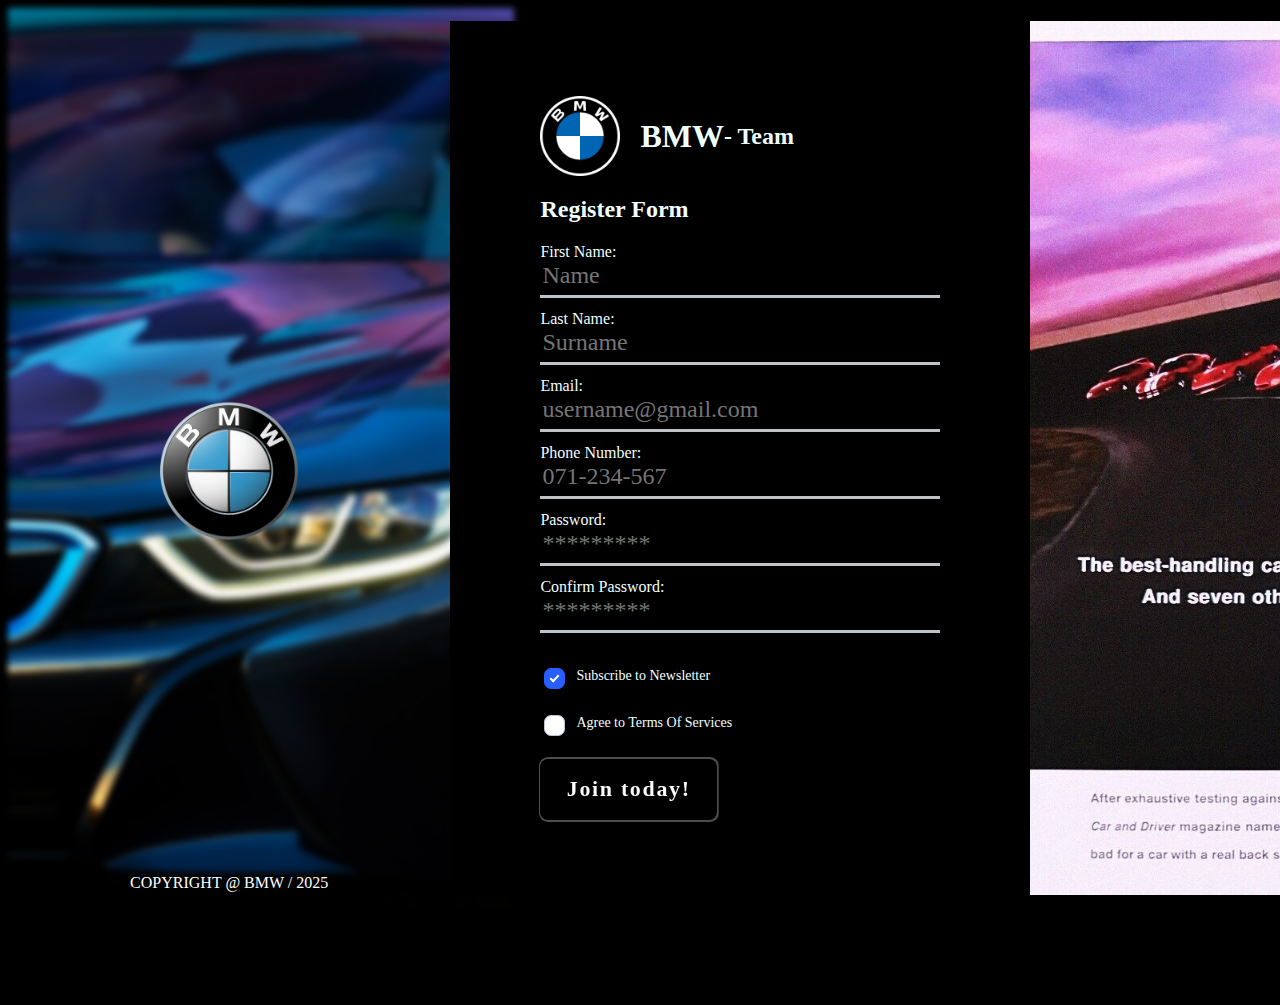
<file: index.html>
<!DOCTYPE html>
<html lang="en">
<head>
    <meta charset="UTF-8">
    <meta name="viewport" content="width=device-width, initial-scale=1.0">
    <title>Register - BMW</title>
    <link rel="stylesheet" href="style.css">
</head>
<body>
    <div class="imageDiv" >
        <p class="info">COPYRIGHT @ BMW / 2025</p>
        <div class="logoDiv">  

            <img class="logo" src="bmw.png" >
        </div>
       
            <img class="bg-img" src="bg.jpg" >
    </div>


<div class="main-box" >

    <div class="registerDiv">

        <div class="headertext">
            <img class="bmw-min" src="bmw-min.png" >
            <h1>BMW </h1>
            <h2>    -    Team</h2>
        </div>
   
        <h2>Register Form</h2>
        
        <form class="registerBox " action="" method="get" >

            <script> // A small script snippet
                function redirectOnSubmit(event) {
                  event.preventDefault(); // Prevent default form submission
                  window.location.href = "dashboard.html"; // Redirect to desired page
                }
                document.querySelector("form").addEventListener("submit", redirectOnSubmit);
              </script>

            <div class="field">
                <label for="first-name">First Name:</label> <br/>
                <input  type="text" id="first-name" name="first-name" placeholder="Name" required> 
                <div class="line"></div>
            </div>

            <div class="field"> 
                    <label for="last-name">Last Name:</label><br/>
                    <input  type="text" id="last-name" name="last-name" placeholder="Surname" required>    
                    <div class="line"></div>
            </div>
            
            <div class="field">
                <label for="email">Email:</label><br/>
                <input  type="email" id="email" name="email" placeholder="username@gmail.com" required> 
                <div class="line"></div>
            </div>

            <div class="field">
                <label for="phone-number">Phone Number:</label><br/>
                <input  type="tel" id="phone-number" name="phone-number" placeholder="071-234-567"> 
                <div class="line"></div>
            </div>   

          

            <div class="field">
                    <label for="password">Password:</label><br/>
                    <input  type="password" id="password" name="password" placeholder="*********" required> 
                    <div class="line"></div>
            </div>  
            <div class="field">
                    <label for="confirm-password">Confirm Password:</label><br/>
                    <input  type="password" id="confirm-password" name="confirm-password" placeholder="*********" required> 
                    <div class="line"></div>
                 
            </div>





            <div  class="checkboxDiv">
                <input type="checkbox" id="news" name="news" value="news" checked>
                <label for="news">Subscribe to Newsletter</label>
            </div>

            <div class="checkboxDiv">
                <input type="checkbox" id="tos" name="tos" value="tos">
                <label for="tos">Agree to Terms Of Services</label>
            </div>

            <div class="btnContainer">
                <button type="submit" href="about.html" >
                    <button href="about.html">
                        <div>
                          <span>Join today!</span>
                        </div>
                      </button>
                  </button>
            </div>
          
        </form>
     
    </div>
    
        <img class="poster" src="poster.jpg">
   
   </div>
    
</div>

</body>
</html>
</file>
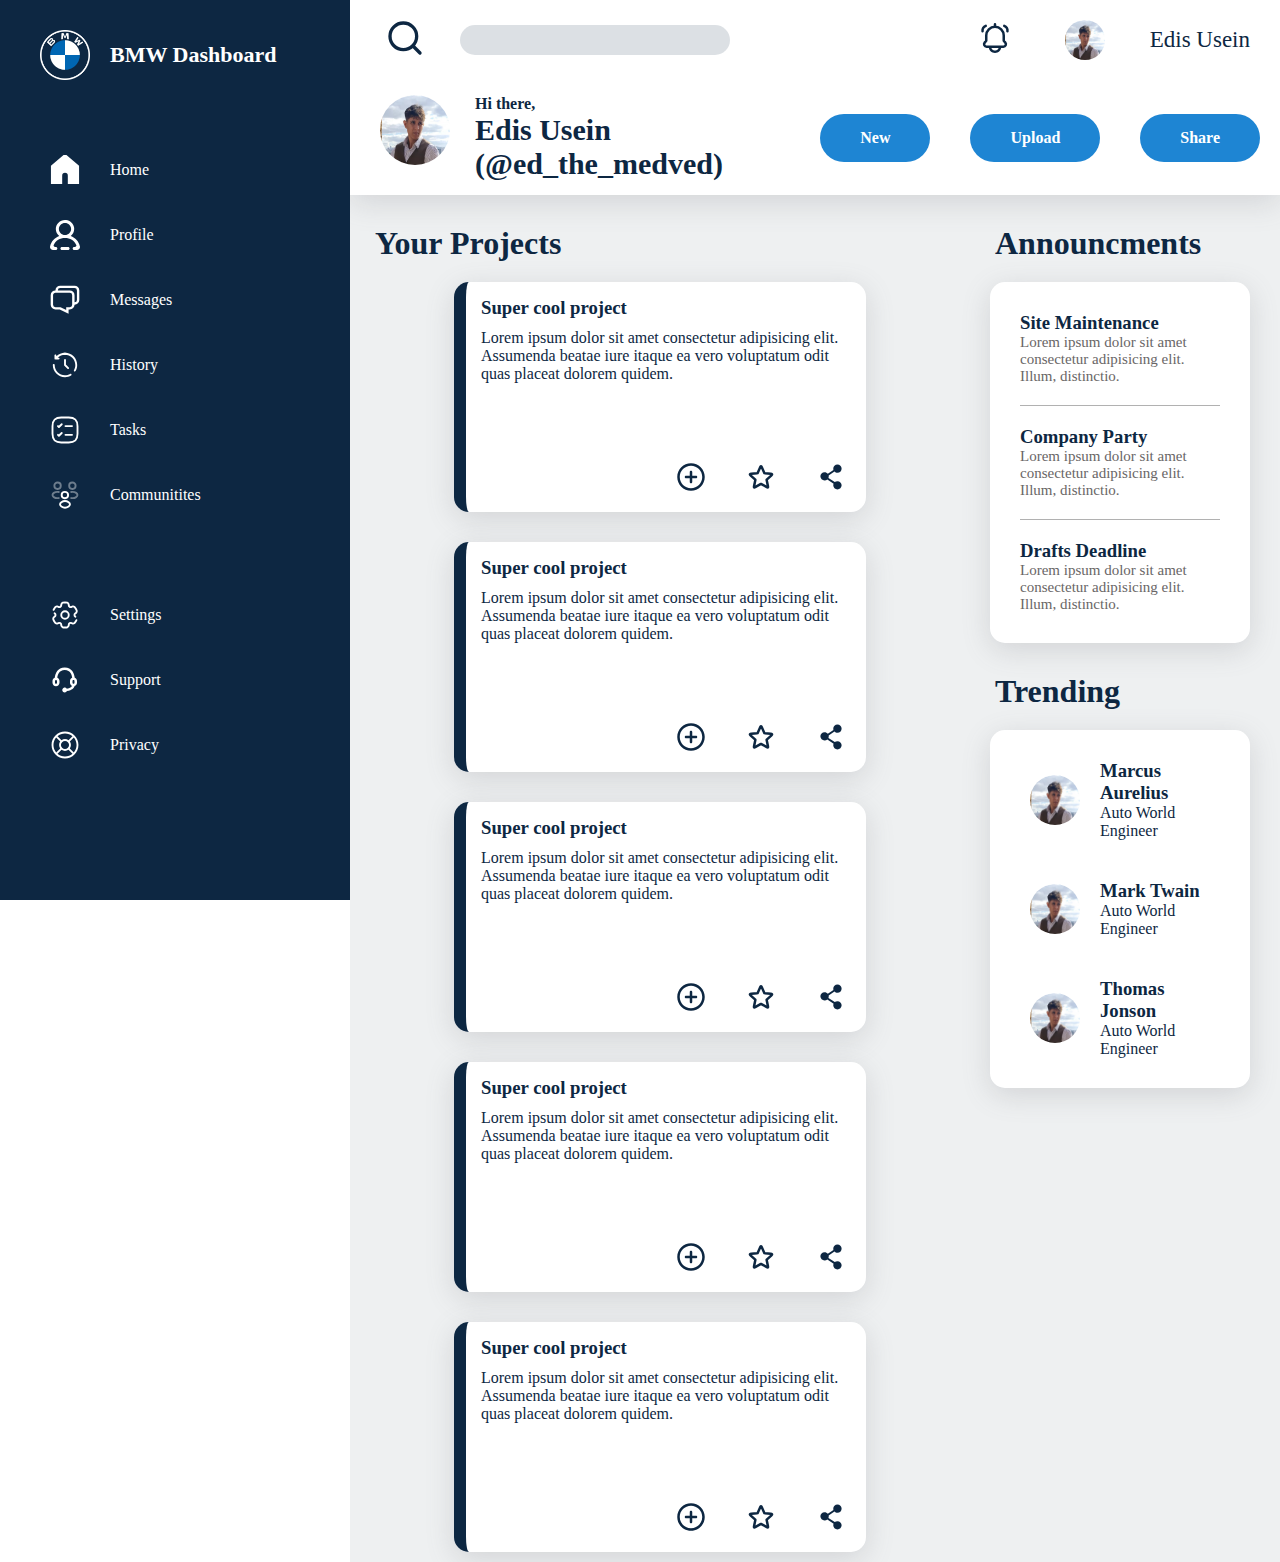
<file: dashboard.html>
<!DOCTYPE html>
<html lang="en">
<head>
    <meta charset="UTF-8">
    <meta name="viewport" content="width=device-width, initial-scale=1.0">
    <title>Dahsboard - BMW</title>
    <link rel="stylesheet" href="dashboard/style-dashboard.css">
    <script type="text/javascript" src="dashboard/dashboard.js" defer></script>
</head>
<body>

<nav>
 
    
        <div class="search-div ">

            <button class="mobile-nav-btn" onclick="toggleSidebar()">
                <img class="svg-nav" src="dashboard/public/nav.svg">
            </button>
            <button class="search-btn">
                <img class="svg-icon" src="dashboard/public/search.svg"> 
            </button>
            <input type="text" class="search-bar">
        </div>

        <div class="personal-div"> 

            <button class="notification-btn">
                <img class="svg-icon" src="dashboard/public/bell.svg"> 
            </button>

            <img class="pfp" src="dashboard/public/pfp.png" >
            <p class="name">Edis Usein</p>

        </div>

        <div class="personal-info">
            <img class="pfp pfp-large" src="dashboard/public/pfp.png" >
            <div>
                <p class="greet" > Hi there,</p>
                <span class="name-big">Edis Usein (@ed_the_medved)</span>
            </div>
           
        </div>
   
        <div class="buttons">
            <div>
                <button class="main-buttons">New</button>
            </div>
            <div>
                <button class="main-buttons">Upload</button>
            </div>
            <div>
                <button class="main-buttons">Share</button>
            </div>
            
        </div>


  

    
</nav>


<aside id="sidebar">
    <section class="title-container">
        <div class="title-div">
            <img class="logo-img" alt="logo" src="dashboard/public/bmw-min.png">
            <h1>BMW Dashboard</h1>
        </div>
      
        <button class="mobile-close-btn" onclick="toggleSidebar()">
            <img class="svg-close" src="dashboard/public/close.svg">
        </button>
    </section>
 
    <section class="links-container">

        <div class="links">
            <div class="icon ">
                <img src="dashboard/public/home.svg" class="filter-white" >
            </div>
            <span>Home</span>
        </div> 

        <div class="links">
            <div class="icon ">
                <img src="dashboard/public/profile.svg" class="filter-white" >
            </div>
            <span>Profile</span>
        </div> 

        <div class="links">
            <div class="icon ">
                <img src="dashboard/public/messages.svg" class="filter-white" >
            </div>
            <span>Messages</span>
        </div> 

        <div class="links">
            <div class="icon ">
                <img src="dashboard/public/history.svg" class="filter-white" >
            </div>
            <span>History</span>
        </div> 

        <div class="links">
            <div class="icon ">
                <img src="dashboard/public/tasks.svg" class="filter-white" >
            </div>
            <span>Tasks</span>
        </div> 

        <div class="links">
            <div class="icon ">
                <img src="dashboard/public/people.svg" class="filter-white" >
            </div>
            <span>Communitites</span>
        </div> 


    </section>

    <section class="links-container">

        <div class="links">
            <div class="icon ">
                <img src="dashboard/public/settings.svg" class="filter-white" >
            </div>
            <span>Settings</span>
        </div> 

        <div class="links">
            <div class="icon ">
                <img src="dashboard/public/support.svg" class="filter-white" >
            </div>
            <span>Support</span>
        </div> 

        <div class="links">
            <div class="icon ">
                <img src="dashboard/public/help.svg" class="filter-white" >
            </div>
            <span>Privacy</span>
        </div> 



    </section>
 
</aside>

<main>
    <section class="projects">
            <h1 class="title">Your Projects</h1>

            <div class="project-cards">
                <div class="card">
                    <div>
                        <h3>Super cool project</h3>
                        <p>Lorem ipsum dolor sit amet consectetur adipisicing elit. Assumenda beatae iure itaque ea vero voluptatum odit quas placeat dolorem quidem.</p>
                    </div>
                     <div class="buttons-card-div">
                        <img class="buttons-card" src="dashboard/public/add.svg">
                        <img class="buttons-card" src="dashboard/public/star.svg">
                        <img class="buttons-card" src="dashboard/public/share.svg">
                     </div>
                </div>

                <div class="card">
                    <div>
                        <h3>Super cool project</h3>
                        <p>Lorem ipsum dolor sit amet consectetur adipisicing elit. Assumenda beatae iure itaque ea vero voluptatum odit quas placeat dolorem quidem.</p>
                    </div>
                     <div class="buttons-card-div">
                        <img class="buttons-card" src="dashboard/public/add.svg">
                        <img class="buttons-card" src="dashboard/public/star.svg">
                        <img class="buttons-card" src="dashboard/public/share.svg">
                     </div>
                </div>
                <div class="card">
                    <div>
                        <h3>Super cool project</h3>
                        <p>Lorem ipsum dolor sit amet consectetur adipisicing elit. Assumenda beatae iure itaque ea vero voluptatum odit quas placeat dolorem quidem.</p>
                    </div>
                     <div class="buttons-card-div">
                        <img class="buttons-card" src="dashboard/public/add.svg">
                        <img class="buttons-card" src="dashboard/public/star.svg">
                        <img class="buttons-card" src="dashboard/public/share.svg">
                     </div>
                </div>
                <div class="card">
                    <div>
                        <h3>Super cool project</h3>
                        <p>Lorem ipsum dolor sit amet consectetur adipisicing elit. Assumenda beatae iure itaque ea vero voluptatum odit quas placeat dolorem quidem.</p>
                    </div>
                     <div class="buttons-card-div">
                        <img class="buttons-card" src="dashboard/public/add.svg">
                        <img class="buttons-card" src="dashboard/public/star.svg">
                        <img class="buttons-card" src="dashboard/public/share.svg">
                     </div>
                </div>
                <div class="card">
                    <div>
                        <h3>Super cool project</h3>
                        <p>Lorem ipsum dolor sit amet consectetur adipisicing elit. Assumenda beatae iure itaque ea vero voluptatum odit quas placeat dolorem quidem.</p>
                    </div>
                     <div class="buttons-card-div">
                        <img class="buttons-card" src="dashboard/public/add.svg">
                        <img class="buttons-card" src="dashboard/public/star.svg">
                        <img class="buttons-card" src="dashboard/public/share.svg">
                     </div>
                </div>
            </div>
        
    </section>

<section class="side-cards">
    <section class="news">
        <h1 class="title">Announcments</h1>
        <div class="news-card">
           <div class="news-article">
            <h3>Site Maintenance</h3>
            <p>Lorem ipsum dolor sit amet consectetur adipisicing elit. Illum, distinctio.</p>
           </div>

           <div class="news-article">
            <h3>Company Party</h3>
            <p>Lorem ipsum dolor sit amet consectetur adipisicing elit. Illum, distinctio.</p>
           </div>

           <div class="news-article last">
            <h3>Drafts Deadline</h3>
            <p>Lorem ipsum dolor sit amet consectetur adipisicing elit. Illum, distinctio.</p>
           </div>
        </div>
    </section>


    <section class="trending">
        <h1 class="title">Trending</h1>
   
        <div class="news-card">
           <div class="trending-article">
            <img class="pfp-news" src="dashboard/public/pfp.png">
            <div class="name-news">
                <h3>Marcus Aurelius</h3>
               <p>Auto World Engineer</p>
               </div>
           </div>

           <div class="trending-article">
            <img class="pfp-news" src="dashboard/public/pfp.png">
            <div class="name-news">
                <h3>Mark Twain</h3>
                <p>Auto World Engineer</p>
            </div>
          
           </div>

           <div class="trending-article">
            <img class="pfp-news" src="dashboard/public/pfp.png">
            <div class="name-news">
                <h3>Thomas Jonson</h3>
               <p>Auto World Engineer</p>
               </div>
           </div>

        </div>
    </section>

</section>
   
    
</main>


    
</body>
</html>
</file>
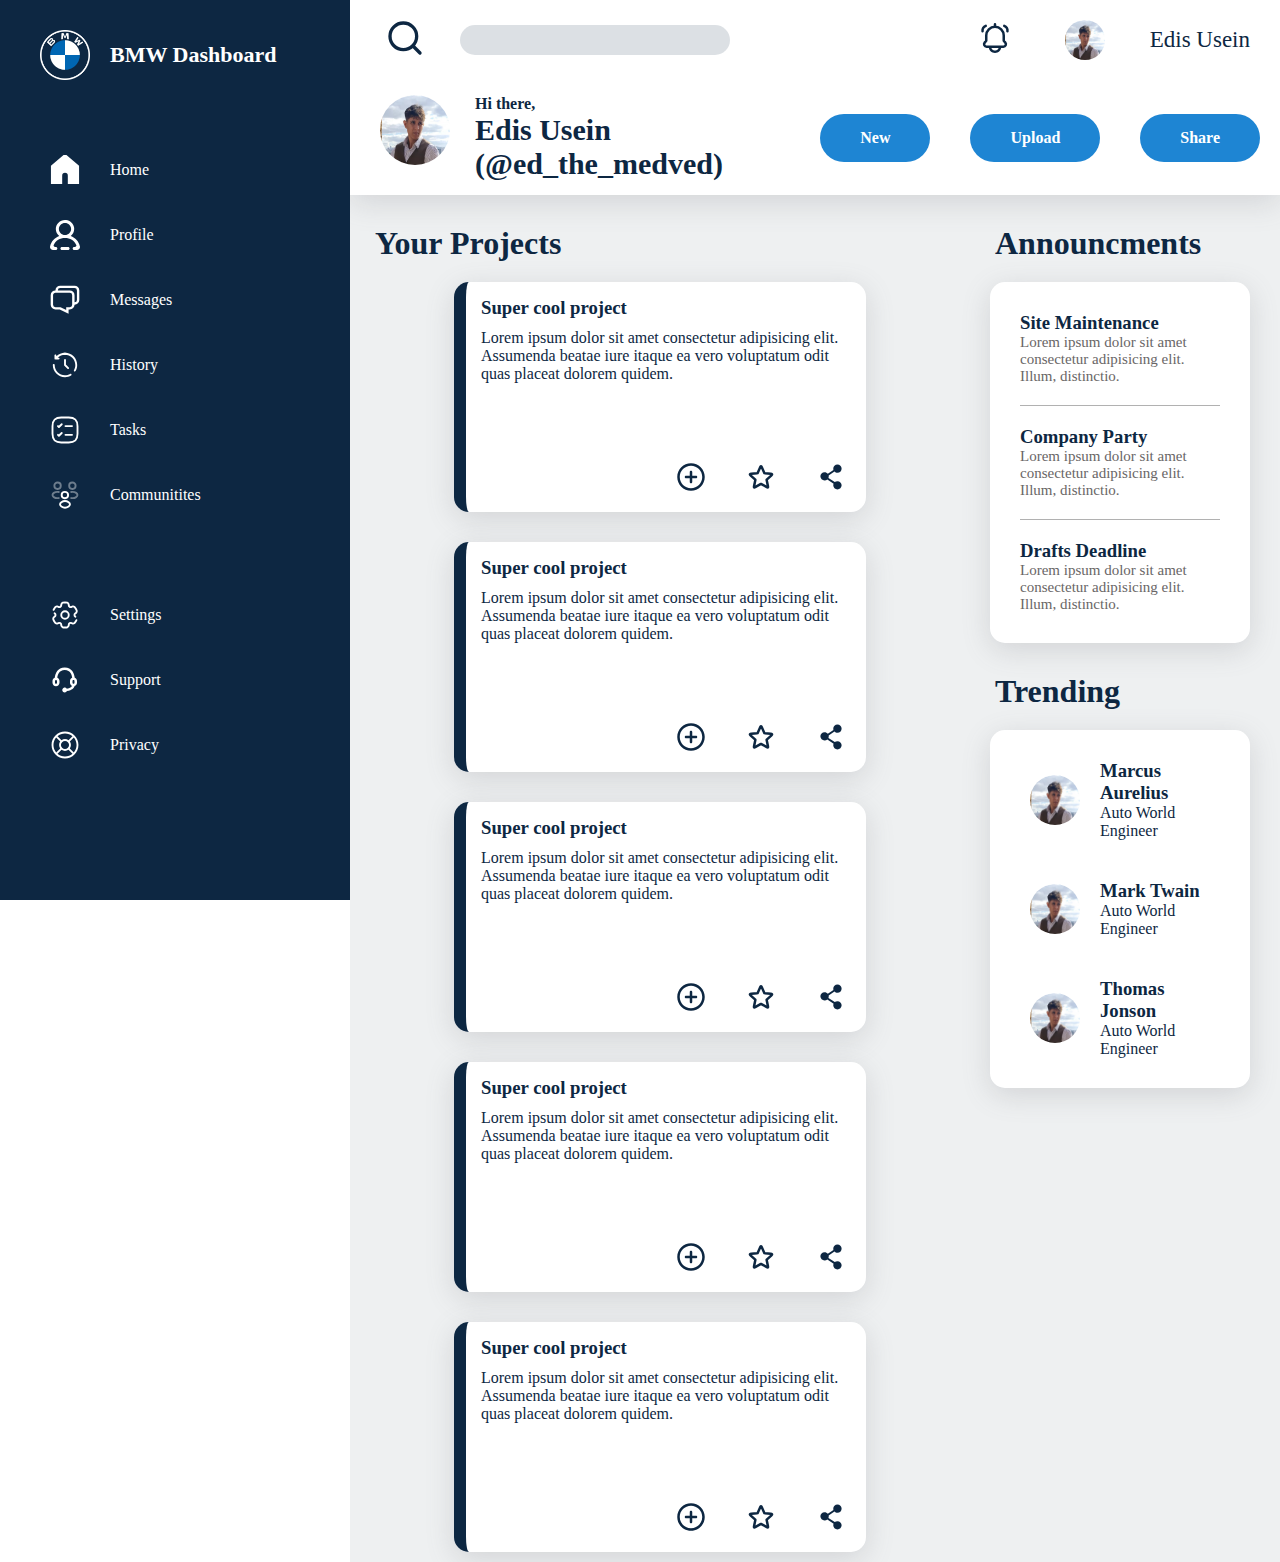
<file: dashboard/dashboard.html>
<!DOCTYPE html>
<html lang="en">
<head>
    <meta charset="UTF-8">
    <meta name="viewport" content="width=device-width, initial-scale=1.0">
    <title>Dahsboard - BMW</title>
    <link rel="stylesheet" href="style-dashboard.css">
    <script type="text/javascript" src="dashboard.js" defer></script>
</head>
<body>

<nav>
 
    
        <div class="search-div ">

            <button class="mobile-nav-btn" onclick="toggleSidebar()">
                <img class="svg-nav" src="public/nav.svg">
            </button>
            <button class="search-btn">
                <img class="svg-icon" src="public/search.svg"> 
            </button>
            <input type="text" class="search-bar">
        </div>

        <div class="personal-div"> 

            <button class="notification-btn">
                <img class="svg-icon" src="public/bell.svg"> 
            </button>

            <img class="pfp" src="public/pfp.png" >
            <p class="name">Edis Usein</p>

        </div>

        <div class="personal-info">
            <img class="pfp pfp-large" src="public/pfp.png" >
            <div>
                <p class="greet" > Hi there,</p>
                <span class="name-big">Edis Usein (@ed_the_medved)</span>
            </div>
           
        </div>
   
        <div class="buttons">
            <div>
                <button class="main-buttons">New</button>
            </div>
            <div>
                <button class="main-buttons">Upload</button>
            </div>
            <div>
                <button class="main-buttons">Share</button>
            </div>
            
        </div>


  

    
</nav>


<aside id="sidebar">
    <section class="title-container">
        <div class="title-div">
            <img class="logo-img" alt="logo" src="public/bmw-min.png">
            <h1>BMW Dashboard</h1>
        </div>
      
        <button class="mobile-close-btn" onclick="toggleSidebar()">
            <img class="svg-close" src="public/close.svg">
        </button>
    </section>
 
    <section class="links-container">

        <div class="links">
            <div class="icon ">
                <img src="public/home.svg" class="filter-white" >
            </div>
            <span>Home</span>
        </div> 

        <div class="links">
            <div class="icon ">
                <img src="public/profile.svg" class="filter-white" >
            </div>
            <span>Profile</span>
        </div> 

        <div class="links">
            <div class="icon ">
                <img src="public/messages.svg" class="filter-white" >
            </div>
            <span>Messages</span>
        </div> 

        <div class="links">
            <div class="icon ">
                <img src="public/history.svg" class="filter-white" >
            </div>
            <span>History</span>
        </div> 

        <div class="links">
            <div class="icon ">
                <img src="public/tasks.svg" class="filter-white" >
            </div>
            <span>Tasks</span>
        </div> 

        <div class="links">
            <div class="icon ">
                <img src="public/people.svg" class="filter-white" >
            </div>
            <span>Communitites</span>
        </div> 


    </section>

    <section class="links-container">

        <div class="links">
            <div class="icon ">
                <img src="public/settings.svg" class="filter-white" >
            </div>
            <span>Settings</span>
        </div> 

        <div class="links">
            <div class="icon ">
                <img src="public/support.svg" class="filter-white" >
            </div>
            <span>Support</span>
        </div> 

        <div class="links">
            <div class="icon ">
                <img src="public/help.svg" class="filter-white" >
            </div>
            <span>Privacy</span>
        </div> 



    </section>
 
</aside>

<main>
    <section class="projects">
            <h1 class="title">Your Projects</h1>

            <div class="project-cards">
                <div class="card">
                    <div>
                        <h3>Super cool project</h3>
                        <p>Lorem ipsum dolor sit amet consectetur adipisicing elit. Assumenda beatae iure itaque ea vero voluptatum odit quas placeat dolorem quidem.</p>
                    </div>
                     <div class="buttons-card-div">
                        <img class="buttons-card" src="public/add.svg">
                        <img class="buttons-card" src="public/star.svg">
                        <img class="buttons-card" src="public/share.svg">
                     </div>
                </div>

                <div class="card">
                    <div>
                        <h3>Super cool project</h3>
                        <p>Lorem ipsum dolor sit amet consectetur adipisicing elit. Assumenda beatae iure itaque ea vero voluptatum odit quas placeat dolorem quidem.</p>
                    </div>
                     <div class="buttons-card-div">
                        <img class="buttons-card" src="public/add.svg">
                        <img class="buttons-card" src="public/star.svg">
                        <img class="buttons-card" src="public/share.svg">
                     </div>
                </div>
                <div class="card">
                    <div>
                        <h3>Super cool project</h3>
                        <p>Lorem ipsum dolor sit amet consectetur adipisicing elit. Assumenda beatae iure itaque ea vero voluptatum odit quas placeat dolorem quidem.</p>
                    </div>
                     <div class="buttons-card-div">
                        <img class="buttons-card" src="public/add.svg">
                        <img class="buttons-card" src="public/star.svg">
                        <img class="buttons-card" src="public/share.svg">
                     </div>
                </div>
                <div class="card">
                    <div>
                        <h3>Super cool project</h3>
                        <p>Lorem ipsum dolor sit amet consectetur adipisicing elit. Assumenda beatae iure itaque ea vero voluptatum odit quas placeat dolorem quidem.</p>
                    </div>
                     <div class="buttons-card-div">
                        <img class="buttons-card" src="public/add.svg">
                        <img class="buttons-card" src="public/star.svg">
                        <img class="buttons-card" src="public/share.svg">
                     </div>
                </div>
                <div class="card">
                    <div>
                        <h3>Super cool project</h3>
                        <p>Lorem ipsum dolor sit amet consectetur adipisicing elit. Assumenda beatae iure itaque ea vero voluptatum odit quas placeat dolorem quidem.</p>
                    </div>
                     <div class="buttons-card-div">
                        <img class="buttons-card" src="public/add.svg">
                        <img class="buttons-card" src="public/star.svg">
                        <img class="buttons-card" src="public/share.svg">
                     </div>
                </div>
            </div>
        
    </section>

<section class="side-cards">
    <section class="news">
        <h1 class="title">Announcments</h1>
        <div class="news-card">
           <div class="news-article">
            <h3>Site Maintenance</h3>
            <p>Lorem ipsum dolor sit amet consectetur adipisicing elit. Illum, distinctio.</p>
           </div>

           <div class="news-article">
            <h3>Company Party</h3>
            <p>Lorem ipsum dolor sit amet consectetur adipisicing elit. Illum, distinctio.</p>
           </div>

           <div class="news-article last">
            <h3>Drafts Deadline</h3>
            <p>Lorem ipsum dolor sit amet consectetur adipisicing elit. Illum, distinctio.</p>
           </div>
        </div>
    </section>


    <section class="trending">
        <h1 class="title">Trending</h1>
   
        <div class="news-card">
           <div class="trending-article">
            <img class="pfp-news" src="public/pfp.png">
            <div class="name-news">
                <h3>Marcus Aurelius</h3>
               <p>Auto World Engineer</p>
               </div>
           </div>

           <div class="trending-article">
            <img class="pfp-news" src="public/pfp.png">
            <div class="name-news">
                <h3>Mark Twain</h3>
                <p>Auto World Engineer</p>
            </div>
          
           </div>

           <div class="trending-article">
            <img class="pfp-news" src="public/pfp.png">
            <div class="name-news">
                <h3>Thomas Jonson</h3>
               <p>Auto World Engineer</p>
               </div>
           </div>

        </div>
    </section>

</section>
   
    
</main>


    
</body>
</html>
</file>
<file: style.css>
*{
   
    font-family: Roboto;
    color:azure;

  
}


body{
    display: flex;
    flex-direction: row;
   align-items: center;
    height: 100vh;
    background-color: black;
}
.headertext{
    display: flex;
    flex-direction: row;
    align-items: center;
}


.main-box{
color:wheat;
  display: grid;
  grid-template-columns: 1fr 50fr;
  align-items: center;    

}

.imageDiv{
width: clamp(35%,150px,35%);
height: 100%;
background-color: black;
flex-shrink: 0;
position: relative;
max-width: 500px;
}

.logoDiv{
    width: 100%;
  
    height: auto;
    display: flex;
    justify-content: center;
    align-items: center;
    position: absolute;
    top: 40%;
}

.logo{
z-index: 2;
    width: 70%;
}

.bg-img{
   z-index: 0;
    width: auto;
  height: 100%;


  filter: blur(3px);
  
}

.info{
    position: absolute;
    bottom: 0px;
    z-index: 99;
    color: #ffffff;
    text-align: center;
    width: 100%;
}

.registerMainDiv{
    
    display: flex;
    position:relative;
    z-index: 100;
    flex-direction: row;
    background-color: black;
    align-items: center;
    height: auto;

}

.poster{
  z-index: 100;
    height: 80%;
}


.registerDiv
{
  position:relative;
 z-index: 99;
display: flex;
flex-direction: column;
justify-content: center;
padding: 90px;
background-color: black;
flex:2;
height: 80%;
}

.bmw-min{
    width: 80px;
    height: 80px;
    margin-right: 20px;
}
.registerBox{
    display: flex;
    flex-direction: column;
    max-width: 500px;
}


input {
    background: 0;
    border: 0;
    outline: none;
    width: 80vw;
    max-width: 400px;
    font-size: 1.5em;
    transition: padding 0.3s 0.2s ease;
  
    &:focus {
      padding-bottom: 5px;
    }
  
   
    &:focus + .line {
      &:after {
        transform: scaleX(1);
      }
    }
  }
  
  .field {
    position: relative;
    margin-bottom: 20px;

  
    .line {
      width: 100%;
      height: 3px;
      position: absolute;
      bottom: -8px;
      background: #bdc3c7;
  
      &:after {
        content: " ";
        position: absolute;
        float: right;
        width: 100%;
        height: 3px;
        
        transform: scalex(0);
        transition: transform 0.3s ease;
        
        background: hsl(240, 100%, 50%);
      }
    }
  }


.checkboxDiv{
  
    margin-top: 20px;
}

  @supports(-webkit-appearance: none) or (-moz-appearance: none) {
    input[type='checkbox'],
    input[type='radio'] {
      --active: #275EFE;
      --active-inner: #fff;
      --focus: 2px rgba(39, 94, 254, .3);
      --border: #BBC1E1;
      --border-hover: #275EFE;
      --background: #fff;
      --disabled: #F6F8FF;
      --disabled-inner: #E1E6F9;
      -webkit-appearance: none;
      -moz-appearance: none;
      height: 21px;
      outline: none;
      display: inline-block;
      vertical-align: top;
      position: relative;
     
      cursor: pointer;
      border: 1px solid var(--bc, var(--border));
      background: var(--b, var(--background));
      transition: background .3s, border-color .3s, box-shadow .2s;
      &:after {
        content: '';
        display: block;
        left: 0;
        top: 0;
        position: absolute;
        transition: transform var(--d-t, .3s) var(--d-t-e, ease), opacity var(--d-o, .2s);
      }
      &:checked {
        --b: var(--active);
        --bc: var(--active);
        --d-o: .3s;
        --d-t: .6s;
        --d-t-e: cubic-bezier(.2, .85, .32, 1.2);
      }
      &:disabled {
        --b: var(--disabled);
        cursor: not-allowed;
        opacity: .9;
        &:checked {
          --b: var(--disabled-inner);
          --bc: var(--border);
        }
        & + label {
          cursor: not-allowed;
        }
      }
      &:hover {
        &:not(:checked) {
          &:not(:disabled) {
            --bc: var(--border-hover);
          }
        }
      }
      &:focus {
        box-shadow: 0 0 0 var(--focus);
      }
      &:not(.switch) {
        width: 21px;
        &:after {
          opacity: var(--o, 0);
        }
        &:checked {
          --o: 1;
        }
      }
      & + label {
        font-size: 14px;
        line-height: 21px;
        display: inline-block;
        vertical-align: top;
        cursor: pointer;
        margin-left: 4px;
      }
    }
    input[type='checkbox'] {
      &:not(.switch) {
        border-radius: 7px;
        &:after {
          width: 5px;
          height: 9px;
          border: 2px solid var(--active-inner);
          border-top: 0;
          border-left: 0;
          left: 7px;
          top: 4px;
          transform: rotate(var(--r, 20deg));
        }
        &:checked {
          --r: 43deg;
        }
      }
      &.switch {
        width: 38px;
        border-radius: 11px;
        &:after {
          left: 2px;
          top: 2px;
          border-radius: 50%;
          width: 15px;
          height: 15px;
          background: var(--ab, var(--border));
          transform: translateX(var(--x, 0));
        }
        &:checked {
          --ab: var(--active-inner);
          --x: 17px;
        }
        &:disabled {
          &:not(:checked) {
            &:after {
              opacity: .6;
            }
          }
        }
      }
    }
    input[type='radio'] {
      border-radius: 50%;
      &:after {
        width: 19px;
        height: 19px;
        border-radius: 50%;
        background: var(--active-inner);
        opacity: 0;
        transform: scale(var(--s, .7));
      }
      &:checked {
        --s: .5;
      }
    }
  }
  





  @font-face {
    font-family: "Mona Sans";
    src: url("https://assets.codepen.io/64/Mona-Sans.woff2")
        format("woff2 supports variations"),
      url("https://assets.codepen.io/64/Mona-Sans.woff2")
        format("woff2-variations");
    font-weight: 100 1000;
  }
  
  @layer properties {
    @property --bg-position {
      syntax: "<number>";
      inherits: true;
      initial-value: 100;
    }
    @property --after-blur {
      syntax: "<number>";
      inherits: true;
      initial-value: 0;
    }
    @property --after-opacity {
      syntax: "<number>";
      inherits: true;
      initial-value: 1;
    }
    @property --before-opacity {
      syntax: "<number>";
      inherits: true;
      initial-value: 0.3;
    }
    @property --btn-offset {
      syntax: "<number>";
      inherits: true;
      initial-value: 1;
    }
    @property --btn-scale {
      syntax: "<number>";
      inherits: true;
      initial-value: 1;
    }
  }
  
  :root {

  
    /* colors */
    --body-bg: hsl(0, 0%, 6%);
    --btn-bg: hsl(0, 0%, 0%);
    --btn-border-width: 1.5;
    --btn-offset: 1;
    --btn-scale: 1;
    --after-bg: linear-gradient(
      to right,
      rgb(0 0 0),
      rgb(0 0 0),
      rgb(0 0 0),
      rgb(0 0 0),
      rgb(0 0 0),
      rgb(0 0 0),
      rgb(0 0 0),
      rgb(0 0 0),
      rgb(0 0 0),
      rgb(0 0 0),
      rgb(0 0 0),
      rgb(0 0 0),
      rgb(0 0 0)
    );
    --after-blur: 10;
    --after-opacity: 1;
    --after-pos-y: 10;
    
    --before-opacity: 0.3;
  
    /* positions */
    --bg-position: 100;
  
    --color-white: hsl(0, 0%, 100%);
    --color-cyan: hsl(180, 100%, 50%);
    --color-blue: hsl(240, 100%, 50%);
    --color-purple: hsl(270, 100%, 50%);
    --color-pink: hsl(330, 40%, 70%);
    --color-red: hsl(0, 100%, 50%);
    --color-yellow: hsl(60, 100%, 50%);
    --color-lime: hsl(90, 100%, 75%);
  
    --color-orange: oklch(69.1% 0.223 36.85);
  }
  
  @supports (color: color(display-p3 0 0 0)) {
    :root {
      --color-white: color(display-p3 1 1 1);
      --color-cyan: color(display-p3 0 1 1);
      --color-blue: color(display-p3 0 0 1);
      --color-purple: color(display-p3 0.5 0 1);
      --color-pink: color(display-p3 1 0.4 0.7);
      --color-red: color(display-p3 1 0 0);
      --color-yellow: color(display-p3 1 1 0);
      --color-lime: color(display-p3 0.75 1 0);
  
      --color-orange: color(display-p3 0.96 0.39 0.2);
    }
  }
  
  *,
  *:before,
  *:after {
    box-sizing: border-box;
    outline: calc(var(--debug) * 1px) dotted red;
    outline-offset: -1px;
  }
  
 

button {
        
      all: unset;
      background: transparent;
      border-width: 0;
      transform: scale(var(--btn-scale));
      transition: 
          --bg-position 3s ease, 
          --after-blur 0.3s ease,
          --before-opacity 0.3s ease,
          --btn-offset 0.3s ease,
          --btn-scale 0.2s cubic-bezier(.76,-0.25,.51,1.13);
  
      > div {
        display: block;
        padding: 0.8em 1.2em;
        background: var(--btn-bg);
        color: white;
        font-weight: bold;
        border-radius: 8px;
        font-size: 22px;
        position: relative;
        margin-top: 20px;
    
        cursor: pointer;
  
        &:not(:hover) {
          transition: --after-blur 0.3s ease;
        }
  
        > span {
          background: linear-gradient(
              to right,
              var(--color-white),
              var(--color-white),
              var(--color-blue),
              var(--color-purple),

              var(--color-white),
              var(--color-white)
            )
            no-repeat calc(var(--bg-position) * 1%) 0% / 900%;
          -webkit-background-clip: text;
          -webkit-text-fill-color: transparent;
          letter-spacing: 0.15ch;
          font-weight: 600;
        }
  
        &:after {
          display: block;
          position: absolute;
          content: "";
          width: 100%;
          height: 100%;
          background: var(--after-bg) no-repeat calc(var(--bg-position) * 1%) 0% /
            900%;
          transform: translateY(calc(var(--after-pos-y) * 1px));
          left: 0;
          top: 0;
          z-index: -2;
          filter: blur(calc(var(--after-blur) * 1px));
          opacity: var(--after-opacity);
        }
  
        &:before {
          content: "";
          display: block;
          position: absolute;
          width: calc(100% + calc(calc(var(--btn-border-width) * 2) * 1px));
          height: calc(100% + calc(calc(var(--btn-border-width) * 2) * 1px));
          background: linear-gradient(
              to right,
              var(--color-blue),
              var(--color-blue),
              var(--color-white),
              var(--color-cyan),
              var(--color-blue),
              var(--color-purple),
            var(--color-white),
              var(--color-white)
            )
            no-repeat calc(var(--bg-position) * 1%) 0% / 900%;
          border-radius: 9px;
          z-index: -1;
          top: calc(var(--btn-border-width) * -1px);
          left: calc(var(--btn-border-width) * -1px);
          opacity: var(--before-opacity);
        }
      }
  
      &:hover {
        --btn-scale: 1.05;
        --bg-position: 0;
        --after-bg: linear-gradient(
            to right,
            var(--color-blue),
            var(--color-blue),
            var(--color-white),
            var(--color-cyan),
            var(--color-blue),
            var(--color-purple),
            var(--color-pink),
            var(--color-lime),
            var(--color-blue),
            var(--color-white),
            var(--color-white),
          );
          --after-blur: 30;
          --after-opacity: 0.3;
          --after-pos-y: 0;
          --before-opacity: 1;      
          --btn-offset: 5;
        
        &:active {
          --btn-scale: 0.98;
          --after-blur: 15;
        }
      }
    }
</file>
<file: dashboard/style-dashboard.css>
/*

*{
  border:red 1px solid;
}
*/





*{
    font-family: Roboto;
  
    margin: 0;
    padding: 0;
}

:Root{
   --dark-blue: #0d2742;
   --light-blue:  #0066b3;
}
body{
    display: grid;
    min-height:100vh;
    grid-template-columns: minmax(320px, 350px) 1fr;
    grid-template-rows: auto 1fr auto;
    grid-template-areas: 
    "sidebar nav"
    "sidebar main"
    "footer footer";
}

/* Navbar */
nav{ z-index: 3;
   grid-area: nav;
   display: grid;
   grid-template-columns: 1fr 1fr;
   grid-template-rows: 80px 1fr ;
   height: auto;
   grid-auto-flow: row ;
   border-bottom: solid 0px ;
   box-shadow: rgba(100, 100, 111, 0.2) 0px 7px 29px 0px;
}

.mobile-nav-btn , .mobile-close-btn{
   display: none;
}

.mobile-close-btn{

padding-right: 40px;
}


.search-div , .personal-div, .personal-info, .buttons{
   display: flex;
   flex-direction: row;
   align-items: center;
}
.search-div, .personal-info{
   justify-content: start;
}

.personal-div , .buttons{
   justify-content: end;
}

.svg-icon{
   width: 40px;
   height: 40px;
 
}

.svg-nav {
   width: 35px;
   height: 35px;
   padding-left: 20px;
}
.svg-close{
   width: 50px;
   height: 50px;
   padding-right: 20px;
}

button{
   border: 0px;
   background-color: #ffffff00;
}


.search-bar{
   width: clamp(200px, 60%, 550px);
   height: 30px;
   border-radius: 15px;
   background-color: #0d274225;
   border: 0px;
}
.search-bar:focus{
   border:  1px  var(--light-blue) solid;
}
.search-btn , .notification-btn{
   margin:  0px 30px;
 
   width: 50px;
   height: 50px;
}
.search-btn:hover , .notification-btn:hover{
   border-top-left-radius: 50% 50%; border-top-right-radius: 50% 50%; border-bottom-right-radius: 50% 50%; border-bottom-left-radius: 50% 50%;
   background-color: #4747471e;
}

.pfp{
   width: 40px;
   height: 40px;
   padding: 15px;
   
   border-top-left-radius: 50% 50%; border-top-right-radius: 50% 50%; border-bottom-right-radius: 50% 50%; border-bottom-left-radius: 50% 50%;
}

.pfp-large{
   width: 70px;
   height: 70px;
   margin: 0px 10px 15px 15px;
}

.name{
   font-size: 23px;
   padding: 15px 30px;
   color: var(--dark-blue);
}


.main-buttons{
   padding: 15px 40px;
   background-color: #1e85d3;
   border-radius: 25px;
   color:   white;
   font-weight: 800;
   margin: 20px 20px;
   font-size: 16px;

}

.greet , .name-big {
   font-weight: bold;
   color: var(--dark-blue);
}
.name-big{
   font-size: 30px;
}







/* Sidebar */
 aside{
   z-index: 199;
    grid-area: sidebar;
    position:sticky;
    top:0px;
    align-self: start;
    height:100vh;
   color:white;
    background-color: #0d2742;
 }

.title-container{
   display: flex;
   align-items: center;
   justify-content: space-between;
}
.title-div{
   display: flex;
   align-items: center;
}



 .logo-img{
   width: 50px;
   height: 50px;
   padding:30px 0px;
   margin: 0px 20px 0px 40px;
   
 }

 .title-container h1{
   font-weight: bolder;
   font-size: 22px;
 }

 .links-container{
   padding: 20px 0px;
 }



.links{
   display: flex;
   margin: 15px 0px;
   align-items: center;
}
 .icon{
   width: 50px;
   height: 50px;
   margin: 0px 20px 0px 40px;
   display: flex;
   justify-content: center;
   align-items: center;
 }


.filter-white{
   width: 30px;
   height: 30px;
}





/* Main */

 main{
   z-index: 1;
   display: grid;
    grid-area: main;
    grid-template-columns: 2fr 1fr;
    grid-template-rows: auto;
    grid-template-areas:
    "projects news"
    "projects trending"
    ;
    background-color: rgb(238, 240, 241);
    color: var(--dark-blue);
 }

 .projects{
   grid-area: projects;
 }

 .project-cards{

   display: grid;
   grid-template-columns: repeat(auto-fit, minmax(400px, 1fr));
   grid-template-rows: 1fr 1fr 1fr;
   gap:30px;
   justify-items: center;
   padding: 10px 25px;

 }
 .card{
   width: 400px;
   height: 230px;
   background-color: white;
   border-radius: 15px;
   border-left: #0d2742 12px solid;
   display: flex;
   flex-direction: column;
   align-items: start;
   justify-content: space-between;
   box-shadow: rgba(100, 100, 111, 0.2) 0px 7px 29px 0px;
 }

 .card h3{
   padding: 15px 15px  5px;
 }
 .card p{
   padding: 5px 10px 15px 15px;
  
 }

 .news{
   grid-area: news;
 }

 .news-card{
   background-color: white;
   border-radius: 15px;
   padding: 10px 30px;
    margin:20px 30px 20px 20px;
   flex-direction: column;
   align-items: start;
   justify-content: space-between;
   box-shadow: rgba(100, 100, 111, 0.2) 0px 7px 29px 0px;
 }

.news-article{
border-bottom: 1px solid rgb(177, 177, 177);
padding-top: 20px;
padding-bottom: 20px;
}
.news-article.last{
   border-bottom:0px;
}
.news-article p {
   font-size: 15px;
   color: #696666;
}
 .buttons-card-div{
  
   display: flex;
   align-self: flex-end;
 }
.buttons-card{
   z-index: 2;
   width: 30px;
   margin:20px;
}



 .trending{
   grid-area: trending;
 }
.trending-article{
   display: flex;
   flex-direction: row;
   justify-content: start;
   align-items: center;
   padding: 20px 10px;
}

 .pfp-news{
   height: 50px;
   width: 50px;
   border-top-left-radius: 50% 50%; border-top-right-radius: 50% 50%; border-bottom-right-radius: 50% 50%; border-bottom-left-radius: 50% 50%;
   
}

.name-news{
padding-left: 20px;
}
 .title{
   margin: 30px 0px 10px 25px;
 }

















 
 @media(max-width:1190px) and (min-width: 801px){
   body{
      grid-template-columns: minmax(0px, 0px) 1fr;
   }
   aside{
      position:fixed;
      width:80%;
      display: none;
      
   }
   .mobile-nav-btn , .mobile-close-btn{
      display: block;
   }
   .show{
      display: block;
   }

   main{
  
       grid-template-columns: 3fr 2fr;
   }
   
 }



 @media (max-width:800px){
   nav{
      grid-area: nav;
      display: grid;
      grid-template-columns: 1fr;
      grid-template-rows: 80px 1fr ;
      height: auto;
      
   }
   .search-div , .personal-div, .personal-info, .buttons{
      justify-content: center;
   }

   body{
      grid-template-columns: minmax(0px, 0px) 1fr;
   
   }

   .personal-div{
      display: none;
   }
   aside{
      position:fixed;
      width:100%;
      display: none;
      
   }
   .mobile-nav-btn , .mobile-close-btn{
      display: block;
   }
   .show{
      display: block;
   }
   main{
 
      grid-template-columns:  1fr;
      grid-template-rows: auto;
      grid-template-areas:
      "projects "
      "news "
      "trending" ;

   }
 
 }
</file>
